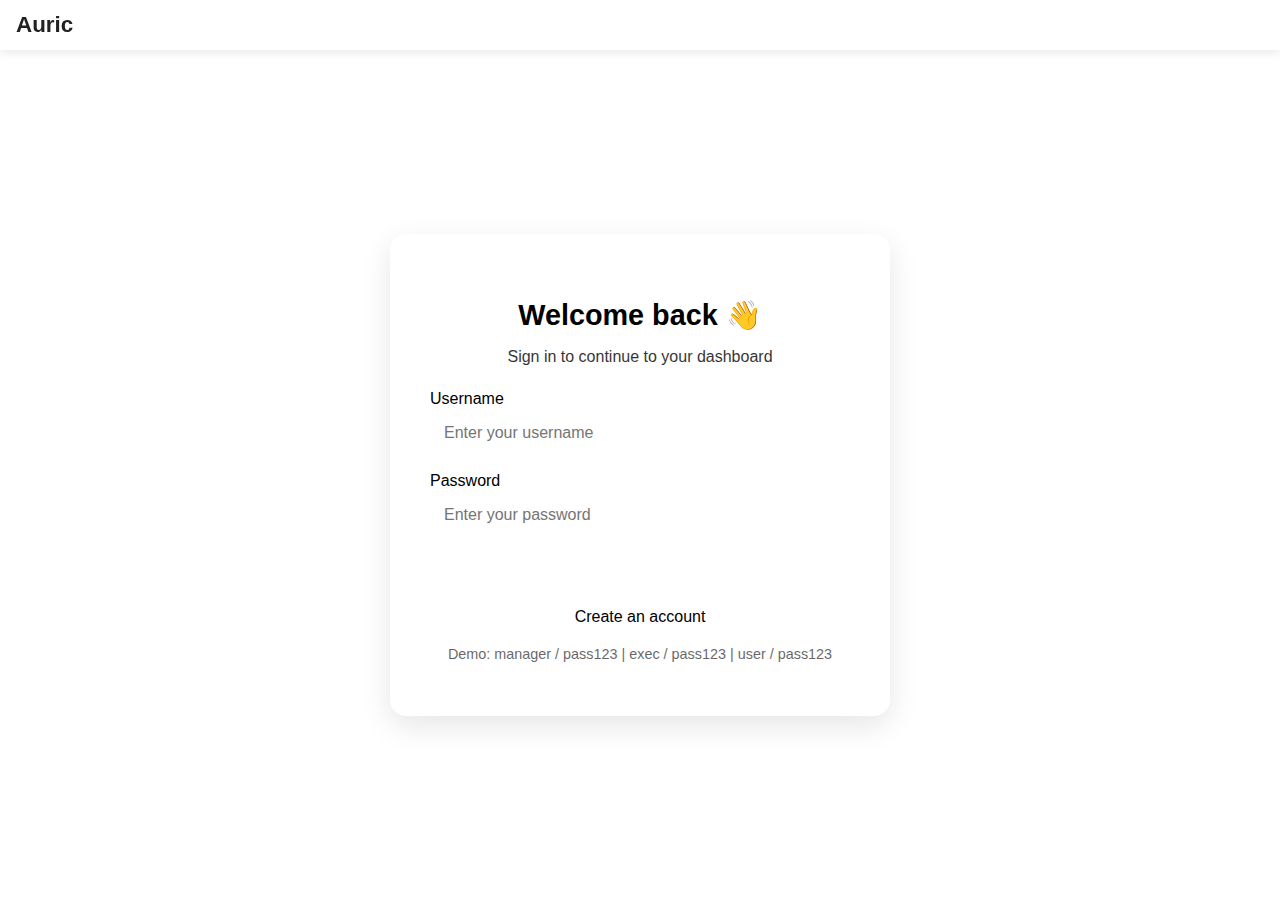
<file: login.html>
<!doctype html>
<html lang="en">
<head>
  <meta charset="utf-8">
  <title>Auric — Login</title>
  <link rel="stylesheet" href="css/style.css">
  <script src="js/main.js"></script>
  <script src="js/auth.js"></script>
</head>
<body class="auth-body">
  <header class="header glassy">
    <div class="brand">Auric</div>
  </header>

  <main class="login-wrapper">
    <div class="login-card">
      <h2>Welcome back 👋</h2>
      <p class="subtext">Sign in to continue to your dashboard</p>

      <form class="login-form" onsubmit="login(event)">
        <div class="form-group">
          <label for="li_user">Username</label>
          <input id="li_user" type="text" placeholder="Enter your username" required>
        </div>

        <div class="form-group">
          <label for="li_pass">Password</label>
          <input id="li_pass" type="password" placeholder="Enter your password" required>
        </div>

        <button class="btn primary" type="submit">Login</button>
        <a href="signup.html" class="signup-link">Create an account</a>
      </form>

      <p class="small demo-note">Demo: manager / pass123 | exec / pass123 | user / pass123</p>
    </div>
  </main>
</body>
</html>
</file>
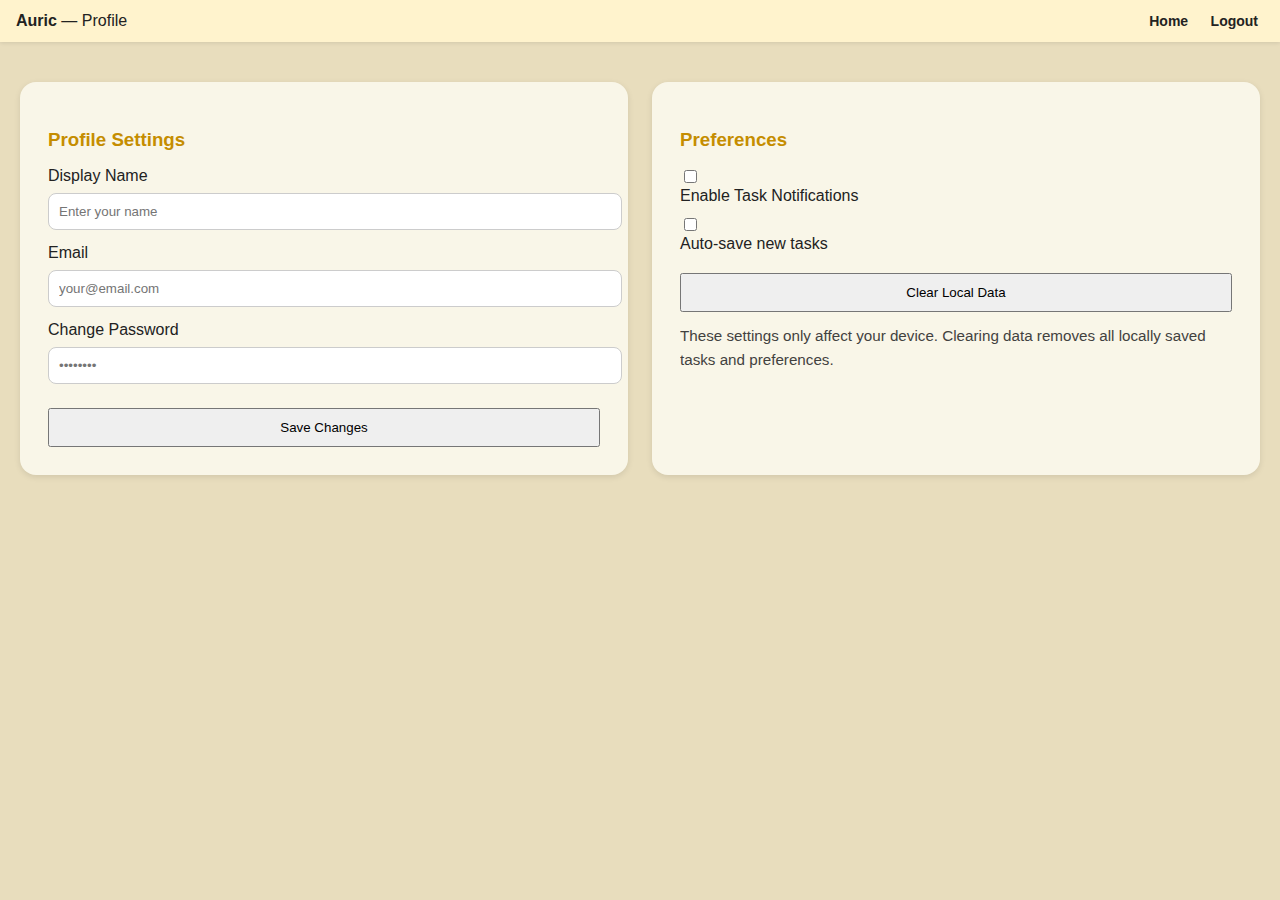
<file: profile.html>
<!doctype html>
<html lang="en">
<head>
  <meta charset="utf-8">
  <title>Auric — Profile</title>
  <link rel="stylesheet" href="css/style.css">
  <script src="js/main.js"></script>
  <script src="js/auth.js"></script>
  <style>
    .profile-container {
      display: grid;
      grid-template-columns: repeat(auto-fit, minmax(340px, 1fr));
      gap: 24px;
      margin: 40px 20px;
    }

    .card {
      background: var(--card-bg);
      color: var(--text-color);
      border-radius: 16px;
      box-shadow: var(--shadow);
      padding: 28px;
      transition: background 0.3s ease, color 0.3s ease;
    }

    .card h3 {
      margin-bottom: 16px;
      color: var(--accent-color);
    }

    label {
      display: block;
      font-weight: 500;
      margin-bottom: 8px;
    }

    input[type="text"],
    input[type="password"],
    input[type="email"] {
      width: 100%;
      padding: 10px;
      margin-bottom: 14px;
      border-radius: 8px;
      border: 1px solid var(--border-color);
      background: var(--input-bg);
      color: var(--text-color);
      transition: background 0.3s ease, border 0.3s ease;
    }

    .btn {
      width: 100%;
      margin-top: 10px;
      padding: 10px;
    }

    .option {
      margin-bottom: 10px;
    }

    .info {
      font-size: 0.95rem;
      opacity: 0.85;
      line-height: 1.6;
    }

    /* Light/Dark shared color variables */
    :root {
      --card-bg: #f9f6e8;
      --text-color: #222;
      --border-color: #ccc;
      --input-bg: #fff;
      --accent-color: #c58d00;
      --shadow: 0 2px 6px rgba(0,0,0,0.1);
    }
    body.dark {
      --card-bg: #101a33;
      --text-color: #eee;
      --border-color: #445;
      --input-bg: #1b274a;
      --accent-color: #ffca28;
      --shadow: 0 2px 8px rgba(255,255,255,0.05);
    }
  </style>
</head>
<body>
  <div class="header">
    <div><strong>Auric</strong> — Profile</div>
    <div class="nav">
      <button class="link" onclick="location.href='index.html'">Home</button>
      <button class="link" onclick="logout()">Logout</button>
    </div>
  </div>

  <div class="container profile-container">
    <div class="card">
      <h3>Profile Settings</h3>
      <form onsubmit="saveProfile(event)">
        <label for="name">Display Name</label>
        <input id="name" type="text" placeholder="Enter your name">

        <label for="email">Email</label>
        <input id="email" type="email" placeholder="your@email.com">

        <label for="password">Change Password</label>
        <input id="password" type="password" placeholder="••••••••">

        <button class="btn" type="submit">Save Changes</button>
      </form>
    </div>

    <div class="card">
      <h3>Preferences</h3>
      <div class="option">
        <input type="checkbox" id="notif" onchange="toggleNotif(this)">
        <label for="notif">Enable Task Notifications</label>
      </div>
      <div class="option">
        <input type="checkbox" id="autosave" onchange="toggleAutosave(this)">
        <label for="autosave">Auto-save new tasks</label>
      </div>
      <button class="btn" onclick="clearData()">Clear Local Data</button>
      <p class="info" style="margin-top:12px;">
        These settings only affect your device. Clearing data removes all locally saved tasks and preferences.
      </p>
    </div>
  </div>

  <script>
    document.addEventListener("DOMContentLoaded", () => {
      applySavedTheme();

      const user = JSON.parse(localStorage.getItem("user") || "{}");
      document.getElementById("name").value = user.name || "";
      document.getElementById("email").value = user.email || "";
      document.getElementById("notif").checked = localStorage.getItem("auric_notif") === "true";
      document.getElementById("autosave").checked = localStorage.getItem("auric_autosave") === "true";
    });

    function saveProfile(e) {
      e.preventDefault();
      const user = {
        name: document.getElementById("name").value.trim(),
        email: document.getElementById("email").value.trim(),
      };
      localStorage.setItem("user", JSON.stringify(user));
      alert("Profile updated successfully!");
    }

    function toggleNotif(chk) {
      localStorage.setItem("auric_notif", chk.checked);
    }

    function toggleAutosave(chk) {
      localStorage.setItem("auric_autosave", chk.checked);
    }

    function clearData() {
      if (confirm("This will clear all local data, including tasks and preferences. Continue?")) {
        localStorage.clear();
        alert("All data cleared.");
        location.reload();
      }
    }
  </script>
</body>
</html>
</file>
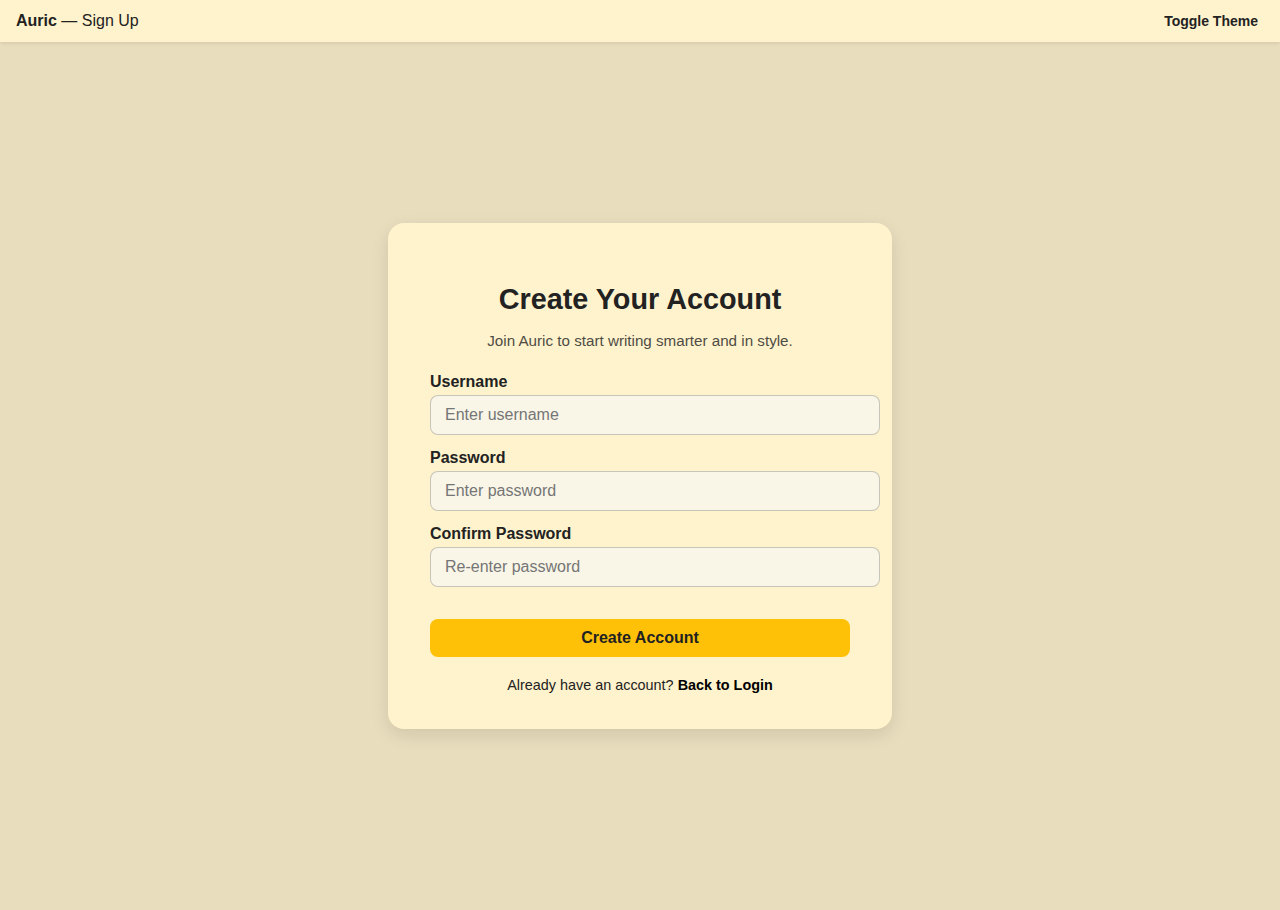
<file: signup.html>
<!doctype html>
<html lang="en">
<head>
  <meta charset="utf-8">
  <title>Auric — Sign Up</title>
  <link rel="stylesheet" href="css/style.css">
  <script src="js/main.js"></script>
  <script src="js/auth.js"></script>
  <style>
    /* === SIGNUP PAGE SPECIFIC STYLING === */
    .signup-container {
      display: flex;
      justify-content: center;
      align-items: center;
      min-height: calc(100vh - 80px);
      padding: 24px;
    }
    .signup-card {
      background: var(--card-bg, #fff3cd);
      border-radius: 16px;
      box-shadow: 0 6px 18px rgba(0,0,0,0.1);
      padding: 36px 42px;
      width: 100%;
      max-width: 420px;
      color: var(--text, #222);
      text-align: center;
      transition: background 0.3s, color 0.3s, box-shadow 0.3s;
    }
    .signup-card h2 {
      margin-bottom: 8px;
      font-size: 1.8rem;
      font-weight: 700;
    }
    .signup-subtext {
      font-size: 0.95rem;
      opacity: 0.8;
      margin-bottom: 24px;
    }
    .signup-form label {
      display: block;
      text-align: left;
      margin-bottom: 14px;
      font-weight: 600;
    }
    .signup-form input {
      width: 100%;
      padding: 10px 14px;
      border: 1px solid rgba(0,0,0,0.2);
      border-radius: 8px;
      font-size: 1rem;
      margin-top: 4px;
      background: var(--page-bg, #f9f6e8);
      color: inherit;
      transition: border 0.2s, background 0.2s;
    }
    .signup-form input:focus {
      border-color: #ffc107;
      outline: none;
      background: #fffbe6;
    }
    .btn-primary {
      width: 100%;
      margin-top: 18px;
      padding: 10px 18px;
      font-size: 1rem;
      font-weight: 600;
      color: #222;
      background: #ffc107;
      border: none;
      border-radius: 8px;
      cursor: pointer;
      transition: background 0.2s, transform 0.1s;
    }
    .btn-primary:hover {
      background: #ffcf3f;
      transform: translateY(-1px);
    }
    .btn-primary:active {
      transform: translateY(0);
    }
    .signup-footer {
      margin-top: 20px;
      font-size: 0.9rem;
    }
    .signup-footer a {
      color: #000;
      font-weight: 600;
      text-decoration: none;
      border-bottom: 1px solid transparent;
      transition: color 0.2s, border-bottom 0.2s;
    }
    .signup-footer a:hover {
      color: #333;
      border-bottom: 1px solid #333;
    }

    /* === DARK MODE SUPPORT === */
    body.dark .signup-card {
      background: #1b274a;
      color: #f2f2f2;
      box-shadow: 0 0 12px rgba(255,255,255,0.08);
    }
    body.dark .signup-form input {
      background: #101a33;
      color: #fff;
      border: 1px solid rgba(255,255,255,0.15);
    }
    body.dark .signup-form input:focus {
      background: #16224a;
      border-color: #ffcd38;
    }
    body.dark .btn-primary {
      background: #ffcd38;
      color: #000;
    }
    body.dark .btn-primary:hover {
      background: #ffdb63;
    }
    body.dark .signup-footer a {
      color: #ffcd38;
    }
  </style>
</head>
<body>
  <div class="header">
    <div><strong>Auric</strong> — Sign Up</div>
    <div class="nav">
      <button class="link" onclick="toggleTheme()">Toggle Theme</button>
    </div>
  </div>

  <div class="signup-container">
    <div class="signup-card">
      <h2>Create Your Account</h2>
      <p class="signup-subtext">Join Auric to start writing smarter and in style.</p>

      <form class="signup-form" onsubmit="signup(event)">
        <label>Username
          <input id="su_user" required placeholder="Enter username">
        </label>

        <label>Password
          <input id="su_pass" type="password" required placeholder="Enter password">
        </label>

        <label>Confirm Password
          <input id="su_confirm" type="password" required placeholder="Re-enter password">
        </label>

        <button class="btn-primary" type="submit">Create Account</button>
      </form>

      <div class="signup-footer">
        Already have an account? <a href="login.html">Back to Login</a>
      </div>
    </div>
  </div>
</body>
</html>
</file>
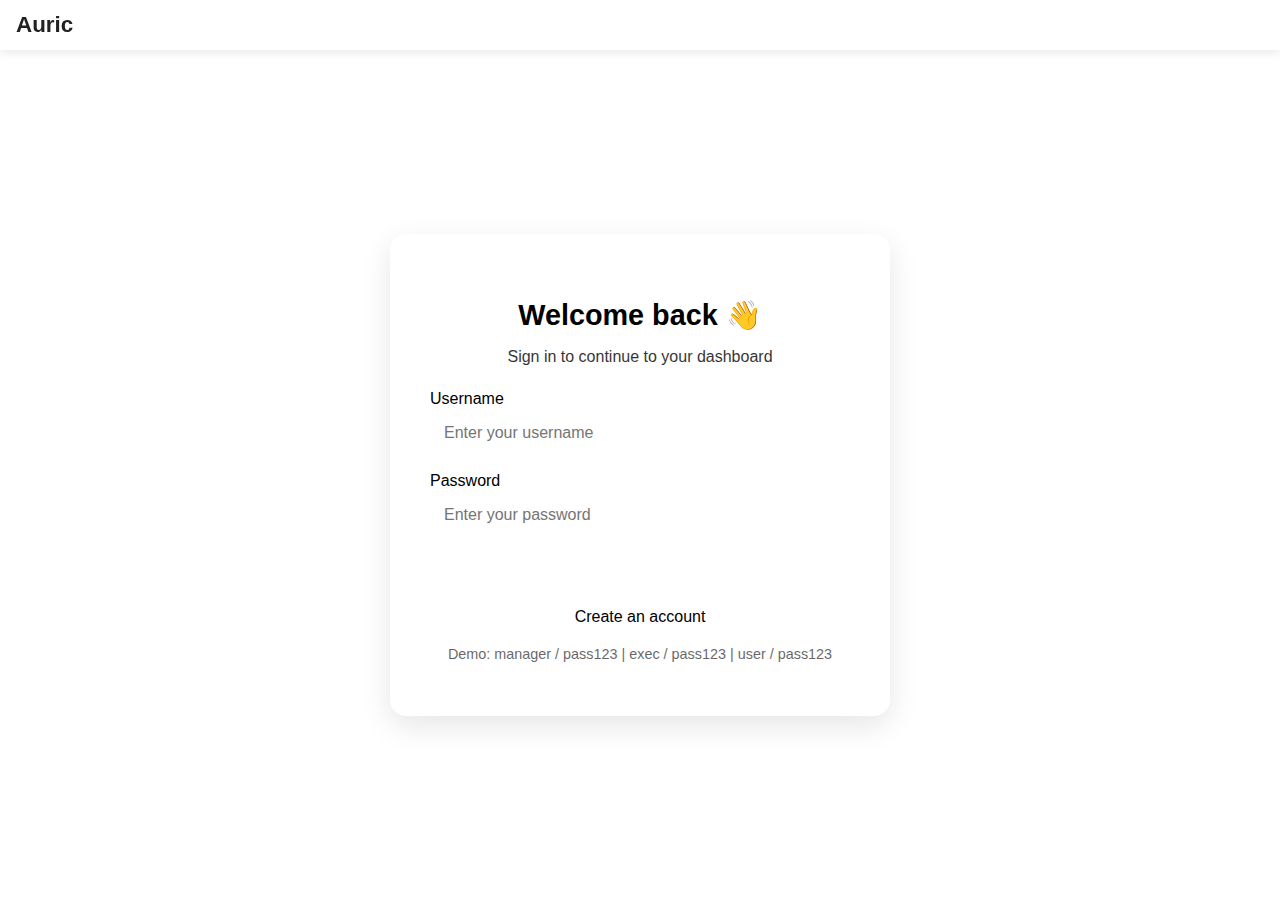
<file: tasks.html>
<!doctype html>
<html>
<head>
  <meta charset="utf-8">
  <title>Auric — Tasks</title>
  <link rel="stylesheet" href="css/style.css">

  <!-- Apply saved theme immediately (pre-paint) to avoid flash / stuck light -->
  <script>
    (function () {
      try {
        const saved = localStorage.getItem('auric_theme') || 'auto';
        const prefersDark = window.matchMedia && window.matchMedia('(prefers-color-scheme: dark)').matches;
        const mode = saved === 'auto' ? (prefersDark ? 'dark' : 'light') : saved;
        // set both html data-theme and body class for compatibility
        document.documentElement.setAttribute('data-theme', mode);
        document.body && (mode === 'dark' ? document.body.classList.add('dark') : document.body.classList.remove('dark'));
      } catch (e) { /* ignore */ }
    })();
  </script>

  <style>
/* === AURIC VISUAL BASE === */
body {
  background: #e8ddbd;
  color: #222;
  font-family: 'Segoe UI', Roboto, sans-serif;
  margin: 0;
  transition: background 0.4s ease, color 0.4s ease;
}

/* === HEADER === */
.header {
  display: flex;
  justify-content: space-between;
  align-items: center;
  padding: 12px 16px;
  background: #fff3cd;
  color: #222;
  box-shadow: 0 1px 4px rgba(0,0,0,0.1);
}
.header strong {
  font-size: 1.3em;
  letter-spacing: 0.5px;
}
.nav button {
  margin-left: 6px;
  border: none;
  background: transparent;
  cursor: pointer;
  font-weight: bold;
  color: inherit;
}

/* === BUTTONS === */
.link, .btn {
  background: #ffc107;
  border: none;
  border-radius: 20px;
  padding: 6px 14px;
  font-weight: bold;
  color: #222;
  cursor: pointer;
  transition: background 0.2s ease, transform 0.1s ease;
}
.link:hover, .btn:hover {
  background: #ffda47;
  transform: translateY(-1px);
}

/* === LAYOUT === */
.container.grid {
  display: grid;
  grid-template-columns: 2fr 1fr;
  gap: 20px;
  padding: 20px;
}
.card {
  background: #f9f6e8;
  border-radius: 12px;
  padding: 20px;
  box-shadow: 0 2px 6px rgba(0,0,0,0.1);
  transition: background 0.3s ease, box-shadow 0.3s ease;
}

/* === TABLES === */
table {
  width: 100%;
  border-collapse: collapse;
  font-size: 0.95em;
}
th, td {
  padding: 8px;
  border-bottom: 1px solid #ddd;
}
th {
  text-align: left;
  background: #fff7d6;
}
tr:hover {
  background: rgba(255, 193, 7, 0.1);
}

/* === CALENDAR === */
#calendar {
  display: grid;
  grid-template-columns: repeat(7, 1fr);
  gap: 10px;
  text-align: center;
}
.calendar-day {
  background: #fffdf5;
  border-radius: 10px;
  padding: 18px 10px; /* bigger cells */
  min-height: 90px;    /* bigger cells */
  display:flex;
  flex-direction:column;
  justify-content:flex-start;
  cursor: pointer;
  box-shadow: 0 1px 3px rgba(0,0,0,0.05);
  transition: transform 0.12s ease, background 0.18s ease;
}
.calendar-day .day-number {
  font-weight: 600;
  margin-bottom: 8px;
}
.calendar-day:hover {
  background: #fff2c2;
  transform: translateY(-4px);
}
.calendar-day.today {
  background: #ffe57f;
  font-weight: bold;
  border: 2px solid #ffca28;
}
.calendar-day.has-task::after {
  content: '•';
  color: #d17d00;
  display: block;
  font-size: 1.2em;
  margin-top: auto;
  align-self:center;
}

/* === DARK THEME (kept for compatibility with body.dark) === */
body.dark,
html[data-theme="dark"] body {
  background: #0c1225 !important;
  color: #eee !important;
}
body.dark .header,
html[data-theme="dark"] .header {
  background: #1b274a !important;
  color: #fff !important;
}
body.dark .card,
html[data-theme="dark"] .card {
  background: #101a33 !important;
  box-shadow: 0 0 10px rgba(255,255,255,0.05) !important;
}
body.dark .btn, body.dark .link,
html[data-theme="dark"] .btn, html[data-theme="dark"] .link {
  background: #243b7a !important;
  color: #fff !important;
}
body.dark .btn:hover, body.dark .link:hover,
html[data-theme="dark"] .btn:hover, html[data-theme="dark"] .link:hover {
  background: #3854a3 !important;
}
body.dark th, html[data-theme="dark"] th {
  background: #18254d !important;
}
body.dark tr:hover, html[data-theme="dark"] tr:hover {
  background: rgba(56, 84, 163, 0.15);
}
body.dark .calendar-day,
html[data-theme="dark"] .calendar-day {
  background: #192542;
  color: #eee;
}
body.dark .calendar-day.today,
html[data-theme="dark"] .calendar-day.today {
  background: #324f9e;
  border-color: #5679d1;
}
body.dark .calendar-day.has-task::after,
html[data-theme="dark"] .calendar-day.has-task::after {
  color: #ffca28;
}

/* Smooth transition */
:root { --transition-dur: 360ms; }
body, .header, .card, .btn, .link {
  transition: background-color var(--transition-dur) ease,
              color var(--transition-dur) ease,
              box-shadow var(--transition-dur) ease;
}
  </style>

  <!-- load scripts after we set initial theme (deferred) -->
  <script src="js/main.js" defer></script>
  <script src="js/auth.js" defer></script>
  <script src="js/tasks.js" defer></script>
</head>
<body>
<div class="header">
  <div><strong>Auric</strong> — Tasks</div>
  <div class="nav">
    <button class="link" onclick="location.href='index.html'">Home</button>
  </div>
</div>

<div class="container grid">
  <div>
    <div class="card">
      <h3>Tasks</h3>
      <form onsubmit="addTask(event)">
        <label>Title<input id="task_title"></label><br><br>
        <label>Date<input id="task_date" type="date"></label><br><br>
        <button class="btn" type="submit">Add Task</button>
      </form>
      <table style="margin-top:12px;">
        <thead>
          <tr><th>Task</th><th>Date</th><th>Status</th><th>Delete</th></tr>
        </thead>
        <tbody id="taskList"></tbody>
      </table>
    </div>

    <div class="card" style="margin-top:20px;">
      <div style="display:flex;justify-content:space-between;align-items:center;">
        <button class="btn" onclick="changeMonth(-1)">◀ Prev</button>
        <h3 id="calendarTitle">Calendar View</h3>
        <button class="btn" onclick="changeMonth(1)">Next ▶</button>
      </div>
      <div id="calendar" style="margin-top:10px;"></div>
      <div id="calendarTasks" style="margin-top:10px;"></div>
    </div>
  </div>

  <aside>
    <div class="card">
      <h4>My Profile</h4>
      <p id="profileMini">loading...</p>
    </div>
  </aside>
</div>

<script>
document.addEventListener('DOMContentLoaded', function(){
  const cur = JSON.parse(localStorage.getItem('auric_current')||'null');
  document.getElementById('profileMini').textContent = cur ? (cur.name+' ('+cur.role+')') : 'Not logged';
});
</script>

<!-- Robust theme manager (exposes toggleTheme, supports 'auto'|'dark'|'light') -->
<script>
(function () {
  const KEY = 'auric_theme';

  function getSaved() {
    try { return localStorage.getItem(KEY) || 'auto'; } catch (e) { return 'auto'; }
  }
  function apply(theme) {
    const prefersDark = window.matchMedia && window.matchMedia('(prefers-color-scheme: dark)').matches;
    const mode = theme === 'auto' ? (prefersDark ? 'dark' : 'light') : theme;
    document.documentElement.setAttribute('data-theme', mode);
    if (document.body) {
      document.body.classList.toggle('dark', mode === 'dark');
    }
  }

  // apply immediately (in case this script runs after head inline)
  apply(getSaved());

  // expose global helpers
  window.toggleTheme = function toggleTheme() {
    const current = getSaved();
    let next;
    if (current === 'auto') {
      // flip based on current computed mode
      const now = document.documentElement.getAttribute('data-theme') === 'dark' ? 'dark' : 'light';
      next = now === 'dark' ? 'light' : 'dark';
    } else {
      next = current === 'dark' ? 'light' : 'dark';
    }
    localStorage.setItem(KEY, next);
    apply(next);
  };

  window.setTheme = function setTheme(v) {
    localStorage.setItem(KEY, v);
    apply(v);
  };

  // If user keeps 'auto', update theme on OS changes
  if (window.matchMedia) {
    window.matchMedia('(prefers-color-scheme: dark)').addEventListener('change', e => {
      if (getSaved() === 'auto') apply('auto');
    });
  }
})();
</script>
</body>
</html>
</file>
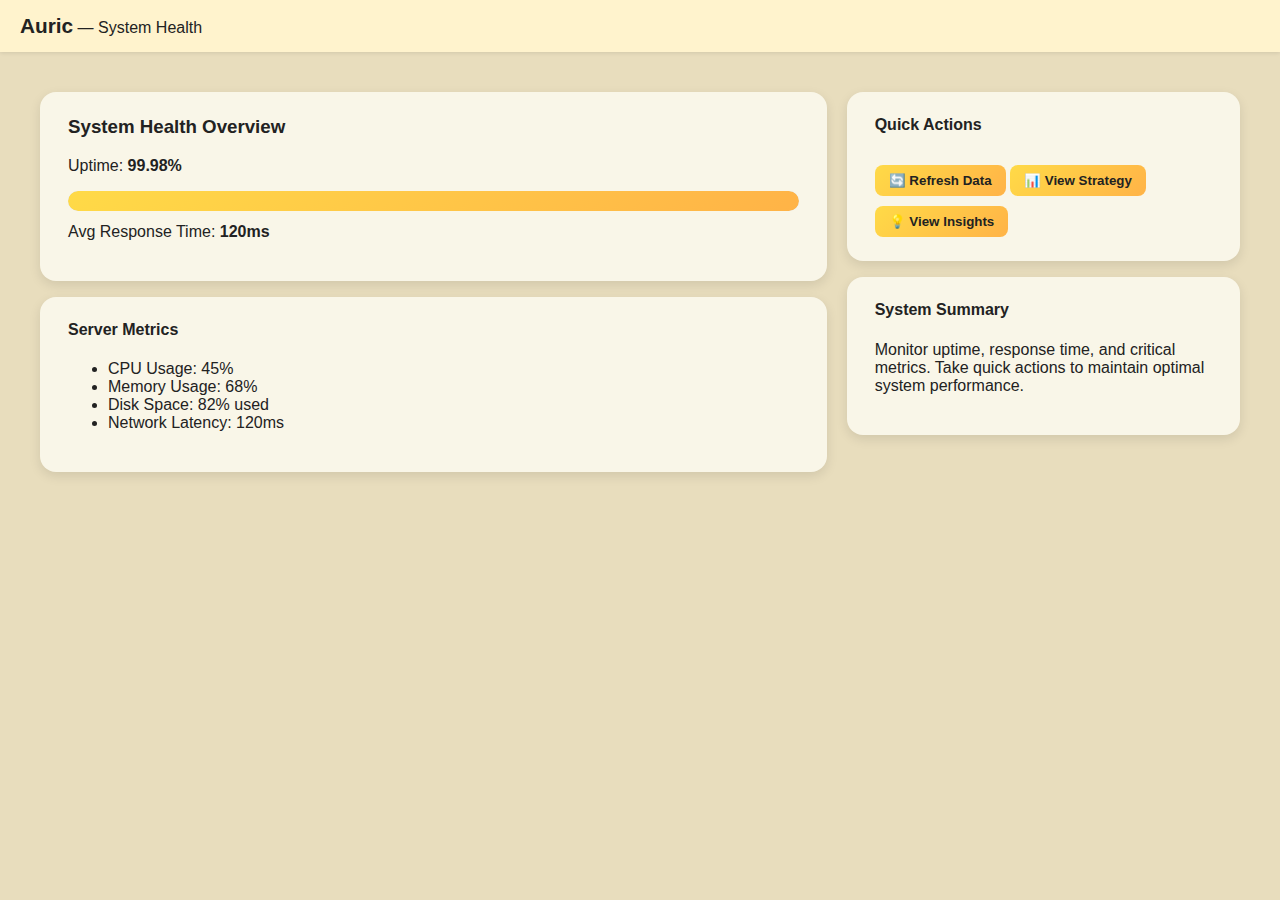
<file: exec/system-health.html>
<!doctype html>
<html lang="en">
<head>
  <meta charset="utf-8">
  <title>Auric — System Health</title>
  <link rel="stylesheet" href="../css/style.css">

  <style>
    body {
      background: #e8ddbd;
      font-family: 'Segoe UI', Roboto, sans-serif;
      color: #222;
      margin: 0;
      min-height: 100vh;
      transition: background 0.4s ease, color 0.4s ease;
    }

    /* HEADER */
    .header {
      display: flex;
      justify-content: space-between;
      align-items: center;
      padding: 14px 20px;
      background: #fff3cd;
      color: #222;
      box-shadow: 0 1px 4px rgba(0,0,0,0.1);
    }

    .header strong { font-size: 1.3em; }

    .nav { display: flex; gap: 8px; }

    .nav button.link {
      background: transparent;
      border: none;
      color: inherit;
      font-weight: 600;
      cursor: pointer;
      padding: 6px 10px;
      transition: color 0.2s ease;
    }
    .nav button.link:hover { color: #555; text-decoration: underline; }

    /* GRID & CARDS */
    .container.grid {
      display: grid;
      grid-template-columns: 2fr 1fr;
      gap: 20px;
      padding: 40px;
    }

    .card {
      background: #f9f6e8;
      border-radius: 16px;
      padding: 24px 28px;
      box-shadow: 0 4px 12px rgba(0,0,0,0.1);
      transition: transform 0.3s ease, box-shadow 0.3s ease;
    }

    .card:hover { transform: translateY(-3px); box-shadow: 0 6px 18px rgba(0,0,0,0.15); }

    .card h3, .card h4 { margin-top: 0; color: #222; }

    /* PROGRESS BAR */
    .progress {
      background: #ddd;
      border-radius: 10px;
      height: 20px;
      overflow: hidden;
      margin-top: 6px;
    }
    .progress i {
      display: block;
      height: 100%;
      background: linear-gradient(135deg, #ffda47, #ffb347);
      border-radius: 10px;
    }

    /* BUTTONS */
    .btn {
      background: linear-gradient(135deg, #ffda47, #ffb347);
      border: none;
      color: #222;
      font-weight: 600;
      padding: 8px 14px;
      border-radius: 8px;
      cursor: pointer;
      transition: all 0.2s ease-in-out;
    }
    .btn:hover { transform: translateY(-1px); box-shadow: 0 3px 8px rgba(0,0,0,0.15); }

    /* DARK THEME */
    body.dark {
      background: #0d1329 !important;
      color: #f5f7ff !important;
    }
    body.dark .header { background: #1c2952 !important; color: #f9f9ff !important; }
    body.dark .card { background: #111a33 !important; color: #f4f6ff !important; box-shadow: 0 0 16px rgba(255,255,255,0.05) !important; }
    body.dark .card h3, body.dark .card h4 { color: #ffda47 !important; }
    body.dark .progress { background: #22335c; }
    body.dark .progress i { background: linear-gradient(135deg, #ffda47, #ffc857); }

    :root { --transition-dur: 360ms; }
  </style>
</head>
<body>

<div class="header">
  <div><strong>Auric</strong> — System Health</div>
  <div class="nav">

  </div>
</div>

<div class="container grid">
  <div>
    <div class="card">
      <h3>System Health Overview</h3>
      <p>Uptime: <strong id="uptime">99.98%</strong></p>
      <div class="progress"><i style="width:99.98%"></i></div>
      <p style="margin-top:12px;">Avg Response Time: <strong id="avgResp">120ms</strong></p>
    </div>

    <div style="margin-top:16px;" class="card">
      <h4>Server Metrics</h4>
      <ul>
        <li>CPU Usage: 45%</li>
        <li>Memory Usage: 68%</li>
        <li>Disk Space: 82% used</li>
        <li>Network Latency: 120ms</li>
      </ul>
    </div>
  </div>

  <aside>
    <div class="card">
      <h4>Quick Actions</h4>
      <button class="btn" onclick="refreshHealth()">🔄 Refresh Data</button>
      <button class="btn" style="margin-top:10px;" onclick="location.href='strategy.html'">📊 View Strategy</button>
      <button class="btn" style="margin-top:10px;" onclick="location.href='insights.html'">💡 View Insights</button>
    </div>

    <div class="card" style="margin-top:16px;">
      <h4>System Summary</h4>
      <p class="small">Monitor uptime, response time, and critical metrics. Take quick actions to maintain optimal system performance.</p>
    </div>
  </aside>
</div>

<script>
  // === Theme Handler ===
  document.addEventListener('DOMContentLoaded', function(){
    try {
      const saved = localStorage.getItem('auric_theme');
      if(saved==='dark') document.body.classList.add('dark');
    } catch(e){}

    window.toggleTheme = function(){
      document.body.classList.toggle('dark');
      const isDark = document.body.classList.contains('dark');
      localStorage.setItem('auric_theme', isDark?'dark':'light');
    }
  });

  // Demo refresh function
  function refreshHealth(){
    location.reload();
  }
</script>
</body>
</html>
</file>
<file: css/style.css>
/* === BASE LAYOUT === */
body {
  margin: 0;
  font-family: sans-serif;
  background: #e8ddbd; /* warm beige paper tone */
  color: #222;
  transition: background 0.4s ease, color 0.4s ease;
}

.page {
  position: relative;
  width: 210mm;
  height: 297mm;
  margin: 20px auto;
  border: none;
  background: #f9f6e8;
  box-shadow: 0 2px 6px rgba(0,0,0,0.1);
  transition: background 0.3s ease, box-shadow 0.3s ease;
}

.editorWrap {
  position: relative;
  width: 100%;
  height: 100%;
}

.editor {
  height: calc(297mm - 40px);
  padding: 16px;
  overflow-y: auto;
  background: transparent;
  color: inherit;
  font-size: 16px;
  line-height: 1.6;
  overflow-wrap: break-word;
}

.penCanvas {
  position: absolute;
  top: 0; left: 0;
  width: 100%; height: 100%;
  pointer-events: none;
}

/* === HEADER === */
.header {
  display: flex;
  justify-content: space-between;
  align-items: center;
  padding: 12px 16px;
  background: #fff3cd;
  color: #222;
  box-shadow: 0 1px 4px rgba(0,0,0,0.1);
  transition: background 0.3s ease, color 0.3s ease;
}

.nav button {
  margin-left: 6px;
  border: none;
  background: transparent;
  cursor: pointer;
  font-weight: bold;
  font-size: 14px;
  color: inherit;
  transition: opacity 0.2s ease;
}

.nav button:hover {
  opacity: 0.7;
}

/* === FLOATING TOOLBAR === */
#toolbar {
  position: fixed;
  bottom: 20px;
  left: 50%;
  transform: translateX(-50%);
  background: #ffc107; /* yellow toolbar */
  border-radius: 40px;
  padding: 10px 22px;
  box-shadow: 0 4px 10px rgba(0,0,0,0.25);
  display: flex;
  align-items: center;
  justify-content: center;
  gap: 18px;
  z-index: 999;
  backdrop-filter: blur(8px);
}

#toolbar button,
#toolbar select,
#toolbar input {
  background: transparent;
  border: none;
  outline: none;
  cursor: pointer;
  color: #000;
  font-size: 18px;
  transition: transform 0.15s ease, background 0.15s ease;
}

#toolbar button {
  padding: 6px;
  border-radius: 8px;
  display: flex;
  align-items: center;
  justify-content: center;
}

#toolbar button:hover {
  transform: scale(1.1);
  background: rgba(255, 255, 255, 0.2);
}

#toolbar label {
  display: flex;
  align-items: center;
  gap: 6px;
  font-size: 14px;
}

/* === ACTIVE TOGGLE === */
#toolbar button.active {
  background: rgba(255, 255, 255, 0.3);
  border-radius: 50%;
  padding: 4px;
}

/* === COLOR PICKER === */
#toolbar input[type="color"] {
  width: 28px;
  height: 28px;
  border-radius: 6px;
  padding: 0;
  border: none;
  cursor: pointer;
  appearance: none;
  -webkit-appearance: none;
  background: none;
}

#toolbar input[type="color"]::-webkit-color-swatch {
  border-radius: 6px;
  border: 1px solid rgba(0,0,0,0.2);
}

#toolbar input[type="color"]::-webkit-color-swatch-wrapper {
  padding: 0;
}

/* === SLIDER === */
#toolbar input[type="range"] {
  width: 90px;
  height: 4px;
  border-radius: 4px;
  outline: none;
  background: rgba(255, 255, 255, 0.5);
  -webkit-appearance: none;
  cursor: pointer;
}

#toolbar input[type="range"]::-webkit-slider-thumb {
  -webkit-appearance: none;
  width: 12px;
  height: 12px;
  border-radius: 50%;
  background: #007aff;
  transition: all 0.15s ease;
}

#toolbar input[type="range"]::-webkit-slider-thumb:hover {
  transform: scale(1.2);
}

/* === DARK MODE === */
body.dark {
  background: #0c1225; /* navy background */
  color: #eee;
}

body.dark .header {
  background: #1b274a;
  color: #fff;
}

body.dark .page {
  background: #101a33;
  box-shadow: 0 0 10px rgba(255,255,255,0.05);
}

body.dark #toolbar {
  background: #243b7a;
  box-shadow: 0 4px 10px rgba(0,0,0,0.4);
}

body.dark #toolbar button,
body.dark #toolbar select,
body.dark #toolbar input {
  color: #fff;
}

body.dark #toolbar button:hover {
  background: rgba(255,255,255,0.2);
}
.auth-body {
  font-family: 'Inter', 'Segoe UI', sans-serif;
  background: var(--bg);
  color: var(--text);
  min-height: 100vh;
  display: flex;
  flex-direction: column;
  transition: background 0.3s, color 0.3s;
}

.glassy {
  backdrop-filter: blur(8px);
  background: color-mix(in srgb, var(--card-bg) 80%, transparent);
  border-bottom: 1px solid var(--border);
  box-shadow: 0 2px 10px rgba(0,0,0,0.1);
}

.brand {
  font-weight: 700;
  font-size: 1.4rem;
  color: var(--text);
}

.login-wrapper {
  flex: 1;
  display: flex;
  align-items: center;
  justify-content: center;
  padding: 40px 16px;
}

.login-card {
  background: var(--card-bg);
  color: var(--text);
  border-radius: 16px;
  box-shadow: 0 10px 30px rgba(0,0,0,0.1);
  padding: 40px;
  width: 100%;
  max-width: 420px;
  text-align: center;
  animation: fadeIn 0.5s ease-out;
  transition: background 0.3s, color 0.3s;
}

.login-card h2 {
  margin-bottom: 8px;
  font-size: 1.8rem;
}

.subtext {
  color: var(--text);
  opacity: 0.8;
  margin-bottom: 24px;
}

.login-form .form-group {
  text-align: left;
  margin-bottom: 20px;
}

.login-form label {
  display: block;
  margin-bottom: 6px;
  color: var(--text);
  font-weight: 500;
}

.login-form input {
  width: 100%;
  padding: 10px 14px;
  border: 1px solid var(--border);
  border-radius: 8px;
  font-size: 1rem;
  background: var(--card-bg);
  color: var(--text);
  transition: border-color 0.2s, background 0.2s, color 0.2s;
}

.login-form input:focus {
  border-color: var(--accent);
  outline: none;
}

.btn.primary {
  background: var(--accent);
  color: #fff;
  border: none;
  border-radius: 8px;
  padding: 10px 18px;
  font-size: 1rem;
  cursor: pointer;
  width: 100%;
  transition: opacity 0.2s;
}

.btn.primary:hover {
  opacity: 0.9;
}

.signup-link {
  display: block;
  margin-top: 16px;
  color: var(--accent);
  text-decoration: none;
  transition: opacity 0.2s;
}

.signup-link:hover {
  opacity: 0.8;
}

.demo-note {
  margin-top: 20px;
  font-size: 0.9rem;
  color: var(--text);
  opacity: 0.6;
}

@keyframes fadeIn {
  from { opacity: 0; transform: translateY(10px); }
  to { opacity: 1; transform: translateY(0); }
}
</file>
